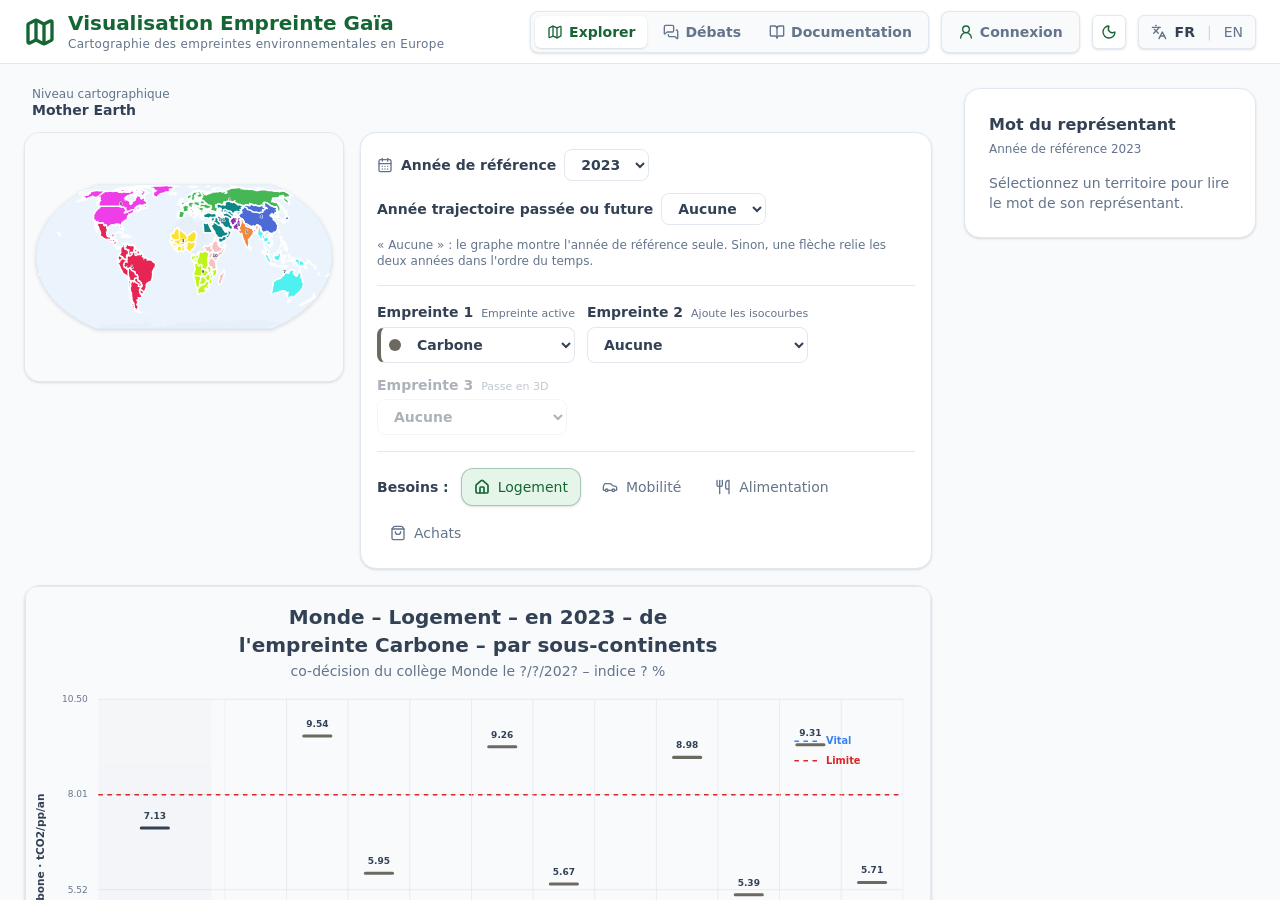
<file: index.html>
<!doctype html>
<html lang="en">
  <head>
    <meta charset="UTF-8" />
    <link rel="icon" type="image/svg+xml" href="/favicon.svg" />
    <meta name="viewport" content="width=device-width, initial-scale=1.0" />
    <title>gaia-siteweb</title>
    <script type="module" crossorigin src="/assets/index-DiakHc3C.js"></script>
    <link rel="stylesheet" crossorigin href="/assets/index-C1yh2l27.css">
  </head>
  <body>
    <div id="root"></div>
  </body>
</html>
</file>
<file: assets/index-C1yh2l27.css>
@import "https://fonts.googleapis.com/css2?family=Inter:wght@400;500;600;700&display=swap";@layer components;@layer properties{@supports (((-webkit-hyphens:none)) and (not (margin-trim:inline))) or ((-moz-orient:inline) and (not (color:rgb(from red r g b)))){*,:before,:after,::backdrop{--tw-translate-x:0;--tw-translate-y:0;--tw-translate-z:0;--tw-rotate-x:initial;--tw-rotate-y:initial;--tw-rotate-z:initial;--tw-skew-x:initial;--tw-skew-y:initial;--tw-space-y-reverse:0;--tw-divide-y-reverse:0;--tw-border-style:solid;--tw-leading:initial;--tw-font-weight:initial;--tw-tracking:initial;--tw-ordinal:initial;--tw-slashed-zero:initial;--tw-numeric-figure:initial;--tw-numeric-spacing:initial;--tw-numeric-fraction:initial;--tw-shadow:0 0 #0000;--tw-shadow-color:initial;--tw-shadow-alpha:100%;--tw-inset-shadow:0 0 #0000;--tw-inset-shadow-color:initial;--tw-inset-shadow-alpha:100%;--tw-ring-color:initial;--tw-ring-shadow:0 0 #0000;--tw-inset-ring-color:initial;--tw-inset-ring-shadow:0 0 #0000;--tw-ring-inset:initial;--tw-ring-offset-width:0px;--tw-ring-offset-color:#fff;--tw-ring-offset-shadow:0 0 #0000;--tw-outline-style:solid;--tw-blur:initial;--tw-brightness:initial;--tw-contrast:initial;--tw-grayscale:initial;--tw-hue-rotate:initial;--tw-invert:initial;--tw-opacity:initial;--tw-saturate:initial;--tw-sepia:initial;--tw-drop-shadow:initial;--tw-drop-shadow-color:initial;--tw-drop-shadow-alpha:100%;--tw-drop-shadow-size:initial;--tw-backdrop-blur:initial;--tw-backdrop-brightness:initial;--tw-backdrop-contrast:initial;--tw-backdrop-grayscale:initial;--tw-backdrop-hue-rotate:initial;--tw-backdrop-invert:initial;--tw-backdrop-opacity:initial;--tw-backdrop-saturate:initial;--tw-backdrop-sepia:initial;--tw-duration:initial;--tw-ease:initial}}}@layer theme{:root,:host{--font-sans:ui-sans-serif, system-ui, sans-serif, "Apple Color Emoji", "Segoe UI Emoji", "Segoe UI Symbol", "Noto Color Emoji";--font-mono:ui-monospace, SFMono-Regular, Menlo, Monaco, Consolas, "Liberation Mono", "Courier New", monospace;--color-red-50:oklch(97.1% .013 17.38);--color-red-100:oklch(93.6% .032 17.717);--color-red-200:oklch(88.5% .062 18.334);--color-red-300:oklch(80.8% .114 19.571);--color-red-400:oklch(70.4% .191 22.216);--color-red-500:oklch(63.7% .237 25.331);--color-red-600:oklch(57.7% .245 27.325);--color-red-700:oklch(50.5% .213 27.518);--color-red-800:oklch(44.4% .177 26.899);--color-red-900:oklch(39.6% .141 25.723);--color-red-950:oklch(25.8% .092 26.042);--color-orange-50:oklch(98% .016 73.684);--color-orange-100:oklch(95.4% .038 75.164);--color-orange-300:oklch(83.7% .128 66.29);--color-orange-500:oklch(70.5% .213 47.604);--color-orange-600:oklch(64.6% .222 41.116);--color-orange-700:oklch(55.3% .195 38.402);--color-orange-950:oklch(26.6% .079 36.259);--color-amber-50:oklch(98.7% .022 95.277);--color-amber-100:oklch(96.2% .059 95.617);--color-amber-200:oklch(92.4% .12 95.746);--color-amber-300:oklch(87.9% .169 91.605);--color-amber-400:oklch(82.8% .189 84.429);--color-amber-500:oklch(76.9% .188 70.08);--color-amber-600:oklch(66.6% .179 58.318);--color-amber-700:oklch(55.5% .163 48.998);--color-amber-800:oklch(47.3% .137 46.201);--color-amber-900:oklch(41.4% .112 45.904);--color-amber-950:oklch(27.9% .077 45.635);--color-emerald-50:oklch(97.9% .021 166.113);--color-emerald-100:oklch(95% .052 163.051);--color-emerald-200:oklch(90.5% .093 164.15);--color-emerald-300:oklch(84.5% .143 164.978);--color-emerald-400:oklch(76.5% .177 163.223);--color-emerald-500:oklch(69.6% .17 162.48);--color-emerald-800:oklch(43.2% .095 166.913);--color-emerald-900:oklch(37.8% .077 168.94);--color-emerald-950:oklch(26.2% .051 172.552);--color-teal-50:oklch(98.4% .014 180.72);--color-teal-200:oklch(91% .096 180.426);--color-teal-300:oklch(85.5% .138 181.071);--color-teal-800:oklch(43.7% .078 188.216);--color-teal-900:oklch(38.6% .063 188.416);--color-teal-950:oklch(27.7% .046 192.524);--color-blue-50:oklch(97% .014 254.604);--color-blue-100:oklch(93.2% .032 255.585);--color-blue-200:oklch(88.2% .059 254.128);--color-blue-300:oklch(80.9% .105 251.813);--color-blue-400:oklch(70.7% .165 254.624);--color-blue-600:oklch(54.6% .245 262.881);--color-blue-700:oklch(48.8% .243 264.376);--color-blue-800:oklch(42.4% .199 265.638);--color-blue-900:oklch(37.9% .146 265.522);--color-blue-950:oklch(28.2% .091 267.935);--color-violet-400:oklch(70.2% .183 293.541);--color-purple-100:oklch(94.6% .033 307.174);--color-purple-300:oklch(82.7% .119 306.383);--color-purple-700:oklch(49.6% .265 301.924);--color-purple-950:oklch(29.1% .149 302.717);--color-slate-100:oklch(96.8% .007 247.896);--color-slate-200:oklch(92.9% .013 255.508);--color-slate-900:oklch(20.8% .042 265.755);--color-gray-50:oklch(98.5% .002 247.839);--color-gray-300:oklch(87.2% .01 258.338);--color-gray-400:oklch(70.7% .022 261.325);--color-white:#fff;--spacing:.25rem;--container-xs:20rem;--container-md:28rem;--container-lg:32rem;--container-xl:36rem;--container-2xl:42rem;--container-3xl:48rem;--container-5xl:64rem;--container-6xl:72rem;--text-xs:.75rem;--text-xs--line-height:calc(1 / .75);--text-sm:.875rem;--text-sm--line-height:calc(1.25 / .875);--text-base:1rem;--text-base--line-height:calc(1.5 / 1);--text-lg:1.125rem;--text-lg--line-height:calc(1.75 / 1.125);--text-xl:1.25rem;--text-xl--line-height:calc(1.75 / 1.25);--text-2xl:1.5rem;--text-2xl--line-height:calc(2 / 1.5);--font-weight-medium:500;--font-weight-semibold:600;--font-weight-bold:700;--tracking-wide:.025em;--tracking-wider:.05em;--leading-tight:1.25;--leading-relaxed:1.625;--radius-md:.375rem;--radius-lg:.5rem;--radius-xl:.75rem;--radius-2xl:1rem;--drop-shadow-sm:0 1px 2px #00000026;--ease-out:cubic-bezier(0, 0, .2, 1);--animate-spin:spin 1s linear infinite;--blur-sm:8px;--default-transition-duration:.15s;--default-transition-timing-function:cubic-bezier(.4, 0, .2, 1);--default-font-family:var(--font-sans);--default-mono-font-family:var(--font-mono);--color-brand-light:var(--color-brand-light);--color-brand:var(--color-brand);--color-brand-dark:var(--color-brand-dark);--color-surface:var(--color-surface);--color-background:var(--color-background);--color-purple:var(--color-purple);--color-purple-light:var(--color-purple-light);--color-text:var(--color-text);--color-text-light:var(--color-text-light);--color-border:var(--color-border)}}@layer base{*,:after,:before,::backdrop{box-sizing:border-box;border:0 solid;margin:0;padding:0}::file-selector-button{box-sizing:border-box;border:0 solid;margin:0;padding:0}html,:host{-webkit-text-size-adjust:100%;tab-size:4;line-height:1.5;font-family:var(--default-font-family,ui-sans-serif, system-ui, sans-serif, "Apple Color Emoji", "Segoe UI Emoji", "Segoe UI Symbol", "Noto Color Emoji");font-feature-settings:var(--default-font-feature-settings,normal);font-variation-settings:var(--default-font-variation-settings,normal);-webkit-tap-highlight-color:transparent}hr{height:0;color:inherit;border-top-width:1px}abbr:where([title]){-webkit-text-decoration:underline dotted;text-decoration:underline dotted}h1,h2,h3,h4,h5,h6{font-size:inherit;font-weight:inherit}a{color:inherit;-webkit-text-decoration:inherit;-webkit-text-decoration:inherit;-webkit-text-decoration:inherit;-webkit-text-decoration:inherit;text-decoration:inherit}b,strong{font-weight:bolder}code,kbd,samp,pre{font-family:var(--default-mono-font-family,ui-monospace, SFMono-Regular, Menlo, Monaco, Consolas, "Liberation Mono", "Courier New", monospace);font-feature-settings:var(--default-mono-font-feature-settings,normal);font-variation-settings:var(--default-mono-font-variation-settings,normal);font-size:1em}small{font-size:80%}sub,sup{vertical-align:baseline;font-size:75%;line-height:0;position:relative}sub{bottom:-.25em}sup{top:-.5em}table{text-indent:0;border-color:inherit;border-collapse:collapse}:-moz-focusring{outline:auto}progress{vertical-align:baseline}summary{display:list-item}ol,ul,menu{list-style:none}img,svg,video,canvas,audio,iframe,embed,object{vertical-align:middle;display:block}img,video{max-width:100%;height:auto}button,input,select,optgroup,textarea{font:inherit;font-feature-settings:inherit;font-variation-settings:inherit;letter-spacing:inherit;color:inherit;opacity:1;background-color:#0000;border-radius:0}::file-selector-button{font:inherit;font-feature-settings:inherit;font-variation-settings:inherit;letter-spacing:inherit;color:inherit;opacity:1;background-color:#0000;border-radius:0}:where(select:is([multiple],[size])) optgroup{font-weight:bolder}:where(select:is([multiple],[size])) optgroup option{padding-inline-start:20px}::file-selector-button{margin-inline-end:4px}::placeholder{opacity:1}@supports (not ((-webkit-appearance:-apple-pay-button))) or (contain-intrinsic-size:1px){::placeholder{color:currentColor}@supports (color:color-mix(in lab, red, red)){::placeholder{color:color-mix(in oklab, currentcolor 50%, transparent)}}}textarea{resize:vertical}::-webkit-search-decoration{-webkit-appearance:none}::-webkit-date-and-time-value{min-height:1lh;text-align:inherit}::-webkit-datetime-edit{display:inline-flex}::-webkit-datetime-edit-fields-wrapper{padding:0}::-webkit-datetime-edit{padding-block:0}::-webkit-datetime-edit-year-field{padding-block:0}::-webkit-datetime-edit-month-field{padding-block:0}::-webkit-datetime-edit-day-field{padding-block:0}::-webkit-datetime-edit-hour-field{padding-block:0}::-webkit-datetime-edit-minute-field{padding-block:0}::-webkit-datetime-edit-second-field{padding-block:0}::-webkit-datetime-edit-millisecond-field{padding-block:0}::-webkit-datetime-edit-meridiem-field{padding-block:0}::-webkit-calendar-picker-indicator{line-height:1}:-moz-ui-invalid{box-shadow:none}button,input:where([type=button],[type=reset],[type=submit]){appearance:button}::file-selector-button{appearance:button}::-webkit-inner-spin-button{height:auto}::-webkit-outer-spin-button{height:auto}[hidden]:where(:not([hidden=until-found])){display:none!important}}@layer utilities{.pointer-events-none{pointer-events:none}.collapse{visibility:collapse}.invisible{visibility:hidden}.visible{visibility:visible}.absolute{position:absolute}.fixed{position:fixed}.relative{position:relative}.static{position:static}.sticky{position:sticky}.start{inset-inline-start:var(--spacing)}.end{inset-inline-end:var(--spacing)}.top-0{top:calc(var(--spacing) * 0)}.top-1\/2{top:50%}.right-0{right:calc(var(--spacing) * 0)}.right-2\.5{right:calc(var(--spacing) * 2.5)}.right-3{right:calc(var(--spacing) * 3)}.right-4{right:calc(var(--spacing) * 4)}.right-10{right:calc(var(--spacing) * 10)}.bottom-4{bottom:calc(var(--spacing) * 4)}.left-0{left:calc(var(--spacing) * 0)}.left-2\.5{left:calc(var(--spacing) * 2.5)}.left-3{left:calc(var(--spacing) * 3)}.left-4{left:calc(var(--spacing) * 4)}.isolate{isolation:isolate}.z-10{z-index:10}.z-50{z-index:50}.container{width:100%}@media (width>=40rem){.container{max-width:40rem}}@media (width>=48rem){.container{max-width:48rem}}@media (width>=64rem){.container{max-width:64rem}}@media (width>=80rem){.container{max-width:80rem}}@media (width>=96rem){.container{max-width:96rem}}.mx-0\.5{margin-inline:calc(var(--spacing) * .5)}.mx-1{margin-inline:calc(var(--spacing) * 1)}.mx-auto{margin-inline:auto}.mt-0\.5{margin-top:calc(var(--spacing) * .5)}.mt-1{margin-top:calc(var(--spacing) * 1)}.mt-1\.5{margin-top:calc(var(--spacing) * 1.5)}.mt-2{margin-top:calc(var(--spacing) * 2)}.mt-3{margin-top:calc(var(--spacing) * 3)}.mt-4{margin-top:calc(var(--spacing) * 4)}.mt-5{margin-top:calc(var(--spacing) * 5)}.mt-6{margin-top:calc(var(--spacing) * 6)}.mt-8{margin-top:calc(var(--spacing) * 8)}.mr-1{margin-right:calc(var(--spacing) * 1)}.mr-2{margin-right:calc(var(--spacing) * 2)}.mb-0\.5{margin-bottom:calc(var(--spacing) * .5)}.mb-1{margin-bottom:calc(var(--spacing) * 1)}.mb-1\.5{margin-bottom:calc(var(--spacing) * 1.5)}.mb-2{margin-bottom:calc(var(--spacing) * 2)}.mb-3{margin-bottom:calc(var(--spacing) * 3)}.mb-4{margin-bottom:calc(var(--spacing) * 4)}.mb-6{margin-bottom:calc(var(--spacing) * 6)}.ml-0\.5{margin-left:calc(var(--spacing) * .5)}.ml-1{margin-left:calc(var(--spacing) * 1)}.ml-3{margin-left:calc(var(--spacing) * 3)}.ml-4{margin-left:calc(var(--spacing) * 4)}.ml-auto{margin-left:auto}.line-clamp-2{-webkit-line-clamp:2;-webkit-box-orient:vertical;display:-webkit-box;overflow:hidden}.line-clamp-3{-webkit-line-clamp:3;-webkit-box-orient:vertical;display:-webkit-box;overflow:hidden}.block{display:block}.contents{display:contents}.flex{display:flex}.grid{display:grid}.hidden{display:none}.inline{display:inline}.inline-block{display:inline-block}.inline-flex{display:inline-flex}.table{display:table}.table-cell{display:table-cell}.h-3{height:calc(var(--spacing) * 3)}.h-3\.5{height:calc(var(--spacing) * 3.5)}.h-4{height:calc(var(--spacing) * 4)}.h-4\.5{height:calc(var(--spacing) * 4.5)}.h-5{height:calc(var(--spacing) * 5)}.h-6{height:calc(var(--spacing) * 6)}.h-8{height:calc(var(--spacing) * 8)}.h-16{height:calc(var(--spacing) * 16)}.h-\[95\%\]{height:95%}.h-\[250px\]{height:250px}.h-\[calc\(100vh-4rem\)\]{height:calc(100vh - 4rem)}.h-full{height:100%}.h-screen{height:100vh}.max-h-44{max-height:calc(var(--spacing) * 44)}.max-h-48{max-height:calc(var(--spacing) * 48)}.max-h-60{max-height:calc(var(--spacing) * 60)}.max-h-64{max-height:calc(var(--spacing) * 64)}.max-h-\[\.\.vh\]{max-height:..vh}.max-h-\[520px\]{max-height:520px}.min-h-0{min-height:calc(var(--spacing) * 0)}.min-h-\[400px\]{min-height:400px}.min-h-\[calc\(100vh-7rem\)\]{min-height:calc(100vh - 7rem)}.min-h-full{min-height:100%}.w-3{width:calc(var(--spacing) * 3)}.w-3\.5{width:calc(var(--spacing) * 3.5)}.w-4{width:calc(var(--spacing) * 4)}.w-4\.5{width:calc(var(--spacing) * 4.5)}.w-5{width:calc(var(--spacing) * 5)}.w-6{width:calc(var(--spacing) * 6)}.w-7{width:calc(var(--spacing) * 7)}.w-8{width:calc(var(--spacing) * 8)}.w-64{width:calc(var(--spacing) * 64)}.w-\[300px\]{width:300px}.w-\[320px\]{width:320px}.w-full{width:100%}.max-w-2xl{max-width:var(--container-2xl)}.max-w-3xl{max-width:var(--container-3xl)}.max-w-5xl{max-width:var(--container-5xl)}.max-w-6xl{max-width:var(--container-6xl)}.max-w-\[220px\]{max-width:220px}.max-w-\[520px\]{max-width:520px}.max-w-lg{max-width:var(--container-lg)}.max-w-md{max-width:var(--container-md)}.max-w-xl{max-width:var(--container-xl)}.max-w-xs{max-width:var(--container-xs)}.min-w-0{min-width:calc(var(--spacing) * 0)}.min-w-\[190px\]{min-width:190px}.min-w-\[820px\]{min-width:820px}.min-w-full{min-width:100%}.flex-1{flex:1}.flex-shrink-0{flex-shrink:0}.shrink{flex-shrink:1}.shrink-0{flex-shrink:0}.grow{flex-grow:1}.border-collapse{border-collapse:collapse}.-translate-y-1\/2{--tw-translate-y:calc(calc(1 / 2 * 100%) * -1);translate:var(--tw-translate-x) var(--tw-translate-y)}.transform{transform:var(--tw-rotate-x,) var(--tw-rotate-y,) var(--tw-rotate-z,) var(--tw-skew-x,) var(--tw-skew-y,)}.animate-spin{animation:var(--animate-spin)}.cursor-crosshair{cursor:crosshair}.cursor-default{cursor:default}.cursor-grab{cursor:grab}.cursor-pointer{cursor:pointer}.resize{resize:both}.list-decimal{list-style-type:decimal}.list-disc{list-style-type:disc}.grid-cols-2{grid-template-columns:repeat(2,minmax(0,1fr))}.flex-col{flex-direction:column}.flex-wrap{flex-wrap:wrap}.items-baseline{align-items:baseline}.items-center{align-items:center}.items-end{align-items:flex-end}.items-start{align-items:flex-start}.items-stretch{align-items:stretch}.justify-between{justify-content:space-between}.justify-center{justify-content:center}.gap-1{gap:calc(var(--spacing) * 1)}.gap-1\.5{gap:calc(var(--spacing) * 1.5)}.gap-2{gap:calc(var(--spacing) * 2)}.gap-3{gap:calc(var(--spacing) * 3)}.gap-4{gap:calc(var(--spacing) * 4)}.gap-5{gap:calc(var(--spacing) * 5)}.gap-6{gap:calc(var(--spacing) * 6)}:where(.space-y-0\.5>:not(:last-child)){--tw-space-y-reverse:0;margin-block-start:calc(calc(var(--spacing) * .5) * var(--tw-space-y-reverse));margin-block-end:calc(calc(var(--spacing) * .5) * calc(1 - var(--tw-space-y-reverse)))}:where(.space-y-1>:not(:last-child)){--tw-space-y-reverse:0;margin-block-start:calc(calc(var(--spacing) * 1) * var(--tw-space-y-reverse));margin-block-end:calc(calc(var(--spacing) * 1) * calc(1 - var(--tw-space-y-reverse)))}:where(.space-y-1\.5>:not(:last-child)){--tw-space-y-reverse:0;margin-block-start:calc(calc(var(--spacing) * 1.5) * var(--tw-space-y-reverse));margin-block-end:calc(calc(var(--spacing) * 1.5) * calc(1 - var(--tw-space-y-reverse)))}:where(.space-y-2>:not(:last-child)){--tw-space-y-reverse:0;margin-block-start:calc(calc(var(--spacing) * 2) * var(--tw-space-y-reverse));margin-block-end:calc(calc(var(--spacing) * 2) * calc(1 - var(--tw-space-y-reverse)))}:where(.space-y-3>:not(:last-child)){--tw-space-y-reverse:0;margin-block-start:calc(calc(var(--spacing) * 3) * var(--tw-space-y-reverse));margin-block-end:calc(calc(var(--spacing) * 3) * calc(1 - var(--tw-space-y-reverse)))}:where(.space-y-4>:not(:last-child)){--tw-space-y-reverse:0;margin-block-start:calc(calc(var(--spacing) * 4) * var(--tw-space-y-reverse));margin-block-end:calc(calc(var(--spacing) * 4) * calc(1 - var(--tw-space-y-reverse)))}:where(.space-y-5>:not(:last-child)){--tw-space-y-reverse:0;margin-block-start:calc(calc(var(--spacing) * 5) * var(--tw-space-y-reverse));margin-block-end:calc(calc(var(--spacing) * 5) * calc(1 - var(--tw-space-y-reverse)))}:where(.space-y-6>:not(:last-child)){--tw-space-y-reverse:0;margin-block-start:calc(calc(var(--spacing) * 6) * var(--tw-space-y-reverse));margin-block-end:calc(calc(var(--spacing) * 6) * calc(1 - var(--tw-space-y-reverse)))}.gap-x-6{column-gap:calc(var(--spacing) * 6)}.gap-y-3{row-gap:calc(var(--spacing) * 3)}:where(.divide-y>:not(:last-child)){--tw-divide-y-reverse:0;border-bottom-style:var(--tw-border-style);border-top-style:var(--tw-border-style);border-top-width:calc(1px * var(--tw-divide-y-reverse));border-bottom-width:calc(1px * calc(1 - var(--tw-divide-y-reverse)))}:where(.divide-border>:not(:last-child)){border-color:var(--color-border)}.self-start{align-self:flex-start}.truncate{text-overflow:ellipsis;white-space:nowrap;overflow:hidden}.overflow-auto{overflow:auto}.overflow-hidden{overflow:hidden}.overflow-x-auto{overflow-x:auto}.overflow-y-auto{overflow-y:auto}.rounded{border-radius:.25rem}.rounded-2xl{border-radius:var(--radius-2xl)}.rounded-full{border-radius:3.40282e38px}.rounded-lg{border-radius:var(--radius-lg)}.rounded-md{border-radius:var(--radius-md)}.rounded-xl{border-radius:var(--radius-xl)}.border{border-style:var(--tw-border-style);border-width:1px}.border-t{border-top-style:var(--tw-border-style);border-top-width:1px}.border-b{border-bottom-style:var(--tw-border-style);border-bottom-width:1px}.border-b-2{border-bottom-style:var(--tw-border-style);border-bottom-width:2px}.border-l-4{border-left-style:var(--tw-border-style);border-left-width:4px}.border-amber-200{border-color:var(--color-amber-200)}.border-amber-300{border-color:var(--color-amber-300)}.border-amber-300\/60{border-color:#ffd23699}@supports (color:color-mix(in lab, red, red)){.border-amber-300\/60{border-color:color-mix(in oklab, var(--color-amber-300) 60%, transparent)}}.border-amber-500\/20{border-color:#f99c0033}@supports (color:color-mix(in lab, red, red)){.border-amber-500\/20{border-color:color-mix(in oklab, var(--color-amber-500) 20%, transparent)}}.border-amber-500\/30{border-color:#f99c004d}@supports (color:color-mix(in lab, red, red)){.border-amber-500\/30{border-color:color-mix(in oklab, var(--color-amber-500) 30%, transparent)}}.border-blue-100{border-color:var(--color-blue-100)}.border-blue-200{border-color:var(--color-blue-200)}.border-border,.border-border\/50{border-color:var(--color-border)}@supports (color:color-mix(in lab, red, red)){.border-border\/50{border-color:color-mix(in oklab, var(--color-border) 50%, transparent)}}.border-border\/60{border-color:var(--color-border)}@supports (color:color-mix(in lab, red, red)){.border-border\/60{border-color:color-mix(in oklab, var(--color-border) 60%, transparent)}}.border-brand,.border-brand\/20{border-color:var(--color-brand)}@supports (color:color-mix(in lab, red, red)){.border-brand\/20{border-color:color-mix(in oklab, var(--color-brand) 20%, transparent)}}.border-brand\/30{border-color:var(--color-brand)}@supports (color:color-mix(in lab, red, red)){.border-brand\/30{border-color:color-mix(in oklab, var(--color-brand) 30%, transparent)}}.border-brand\/40{border-color:var(--color-brand)}@supports (color:color-mix(in lab, red, red)){.border-brand\/40{border-color:color-mix(in oklab, var(--color-brand) 40%, transparent)}}.border-emerald-200{border-color:var(--color-emerald-200)}.border-orange-300{border-color:var(--color-orange-300)}.border-red-200{border-color:var(--color-red-200)}.border-red-200\/40{border-color:#ffcaca66}@supports (color:color-mix(in lab, red, red)){.border-red-200\/40{border-color:color-mix(in oklab, var(--color-red-200) 40%, transparent)}}.border-red-500\/30{border-color:#fb2c364d}@supports (color:color-mix(in lab, red, red)){.border-red-500\/30{border-color:color-mix(in oklab, var(--color-red-500) 30%, transparent)}}.border-slate-100{border-color:var(--color-slate-100)}.border-slate-200{border-color:var(--color-slate-200)}.border-teal-200{border-color:var(--color-teal-200)}.border-transparent{border-color:#0000}.bg-\[\#f8fafc\]{background-color:#f8fafc}.bg-amber-50{background-color:var(--color-amber-50)}.bg-amber-100{background-color:var(--color-amber-100)}.bg-background,.bg-background\/50{background-color:var(--color-background)}@supports (color:color-mix(in lab, red, red)){.bg-background\/50{background-color:color-mix(in oklab, var(--color-background) 50%, transparent)}}.bg-blue-50{background-color:var(--color-blue-50)}.bg-blue-100{background-color:var(--color-blue-100)}.bg-brand{background-color:var(--color-brand)}.bg-brand-light,.bg-brand-light\/10{background-color:var(--color-brand-light)}@supports (color:color-mix(in lab, red, red)){.bg-brand-light\/10{background-color:color-mix(in oklab, var(--color-brand-light) 10%, transparent)}}.bg-brand-light\/30{background-color:var(--color-brand-light)}@supports (color:color-mix(in lab, red, red)){.bg-brand-light\/30{background-color:color-mix(in oklab, var(--color-brand-light) 30%, transparent)}}.bg-brand-light\/40{background-color:var(--color-brand-light)}@supports (color:color-mix(in lab, red, red)){.bg-brand-light\/40{background-color:color-mix(in oklab, var(--color-brand-light) 40%, transparent)}}.bg-emerald-50\/20{background-color:#ecfdf533}@supports (color:color-mix(in lab, red, red)){.bg-emerald-50\/20{background-color:color-mix(in oklab, var(--color-emerald-50) 20%, transparent)}}.bg-emerald-100{background-color:var(--color-emerald-100)}.bg-gray-50{background-color:var(--color-gray-50)}.bg-orange-50{background-color:var(--color-orange-50)}.bg-orange-100{background-color:var(--color-orange-100)}.bg-purple-100{background-color:var(--color-purple-100)}.bg-red-50{background-color:var(--color-red-50)}.bg-red-50\/20{background-color:#fef2f233}@supports (color:color-mix(in lab, red, red)){.bg-red-50\/20{background-color:color-mix(in oklab, var(--color-red-50) 20%, transparent)}}.bg-red-100{background-color:var(--color-red-100)}.bg-red-100\/50{background-color:#ffe2e280}@supports (color:color-mix(in lab, red, red)){.bg-red-100\/50{background-color:color-mix(in oklab, var(--color-red-100) 50%, transparent)}}.bg-slate-900{background-color:var(--color-slate-900)}.bg-surface,.bg-surface\/60{background-color:var(--color-surface)}@supports (color:color-mix(in lab, red, red)){.bg-surface\/60{background-color:color-mix(in oklab, var(--color-surface) 60%, transparent)}}.bg-surface\/95{background-color:var(--color-surface)}@supports (color:color-mix(in lab, red, red)){.bg-surface\/95{background-color:color-mix(in oklab, var(--color-surface) 95%, transparent)}}.bg-teal-50{background-color:var(--color-teal-50)}.bg-transparent{background-color:#0000}.bg-white{background-color:var(--color-white)}.p-0\.5{padding:calc(var(--spacing) * .5)}.p-1{padding:calc(var(--spacing) * 1)}.p-2{padding:calc(var(--spacing) * 2)}.p-3{padding:calc(var(--spacing) * 3)}.p-4{padding:calc(var(--spacing) * 4)}.p-5{padding:calc(var(--spacing) * 5)}.p-6{padding:calc(var(--spacing) * 6)}.p-8{padding:calc(var(--spacing) * 8)}.px-1{padding-inline:calc(var(--spacing) * 1)}.px-1\.5{padding-inline:calc(var(--spacing) * 1.5)}.px-2{padding-inline:calc(var(--spacing) * 2)}.px-2\.5{padding-inline:calc(var(--spacing) * 2.5)}.px-3{padding-inline:calc(var(--spacing) * 3)}.px-4{padding-inline:calc(var(--spacing) * 4)}.px-5{padding-inline:calc(var(--spacing) * 5)}.px-6{padding-inline:calc(var(--spacing) * 6)}.py-0\.5{padding-block:calc(var(--spacing) * .5)}.py-1{padding-block:calc(var(--spacing) * 1)}.py-1\.5{padding-block:calc(var(--spacing) * 1.5)}.py-2{padding-block:calc(var(--spacing) * 2)}.py-2\.5{padding-block:calc(var(--spacing) * 2.5)}.py-3{padding-block:calc(var(--spacing) * 3)}.py-3\.5{padding-block:calc(var(--spacing) * 3.5)}.py-4{padding-block:calc(var(--spacing) * 4)}.py-5{padding-block:calc(var(--spacing) * 5)}.py-6{padding-block:calc(var(--spacing) * 6)}.pt-2{padding-top:calc(var(--spacing) * 2)}.pt-3{padding-top:calc(var(--spacing) * 3)}.pt-4{padding-top:calc(var(--spacing) * 4)}.pt-5{padding-top:calc(var(--spacing) * 5)}.pt-6{padding-top:calc(var(--spacing) * 6)}.pr-1{padding-right:calc(var(--spacing) * 1)}.pr-3{padding-right:calc(var(--spacing) * 3)}.pr-8{padding-right:calc(var(--spacing) * 8)}.pr-10{padding-right:calc(var(--spacing) * 10)}.pb-1{padding-bottom:calc(var(--spacing) * 1)}.pb-6{padding-bottom:calc(var(--spacing) * 6)}.pl-2{padding-left:calc(var(--spacing) * 2)}.pl-3{padding-left:calc(var(--spacing) * 3)}.pl-4{padding-left:calc(var(--spacing) * 4)}.pl-5{padding-left:calc(var(--spacing) * 5)}.pl-8{padding-left:calc(var(--spacing) * 8)}.text-center{text-align:center}.text-left{text-align:left}.text-right{text-align:right}.font-mono{font-family:var(--font-mono)}.font-sans{font-family:var(--font-sans)}.text-2xl{font-size:var(--text-2xl);line-height:var(--tw-leading,var(--text-2xl--line-height))}.text-base{font-size:var(--text-base);line-height:var(--tw-leading,var(--text-base--line-height))}.text-lg{font-size:var(--text-lg);line-height:var(--tw-leading,var(--text-lg--line-height))}.text-sm{font-size:var(--text-sm);line-height:var(--tw-leading,var(--text-sm--line-height))}.text-xl{font-size:var(--text-xl);line-height:var(--tw-leading,var(--text-xl--line-height))}.text-xs{font-size:var(--text-xs);line-height:var(--tw-leading,var(--text-xs--line-height))}.text-\[10px\]{font-size:10px}.text-\[11px\]{font-size:11px}.text-\[13px\]{font-size:13px}.leading-none{--tw-leading:1;line-height:1}.leading-relaxed{--tw-leading:var(--leading-relaxed);line-height:var(--leading-relaxed)}.leading-tight{--tw-leading:var(--leading-tight);line-height:var(--leading-tight)}.font-bold{--tw-font-weight:var(--font-weight-bold);font-weight:var(--font-weight-bold)}.font-medium{--tw-font-weight:var(--font-weight-medium);font-weight:var(--font-weight-medium)}.font-semibold{--tw-font-weight:var(--font-weight-semibold);font-weight:var(--font-weight-semibold)}.tracking-wide{--tw-tracking:var(--tracking-wide);letter-spacing:var(--tracking-wide)}.tracking-wider{--tw-tracking:var(--tracking-wider);letter-spacing:var(--tracking-wider)}.text-balance{text-wrap:balance}.whitespace-nowrap{white-space:nowrap}.whitespace-pre-wrap{white-space:pre-wrap}.text-\[\#8b5cf6\]{color:#8b5cf6}.text-\[\#64748b\]{color:#64748b}.text-\[\#ea580c\]{color:#ea580c}.text-amber-500{color:var(--color-amber-500)}.text-amber-600{color:var(--color-amber-600)}.text-amber-700{color:var(--color-amber-700)}.text-amber-700\/80{color:#b75000cc}@supports (color:color-mix(in lab, red, red)){.text-amber-700\/80{color:color-mix(in oklab, var(--color-amber-700) 80%, transparent)}}.text-amber-800{color:var(--color-amber-800)}.text-amber-900{color:var(--color-amber-900)}.text-amber-950{color:var(--color-amber-950)}.text-blue-400{color:var(--color-blue-400)}.text-blue-600{color:var(--color-blue-600)}.text-blue-700{color:var(--color-blue-700)}.text-blue-800{color:var(--color-blue-800)}.text-brand{color:var(--color-brand)}.text-brand-dark{color:var(--color-brand-dark)}.text-emerald-400{color:var(--color-emerald-400)}.text-emerald-500{color:var(--color-emerald-500)}.text-emerald-800{color:var(--color-emerald-800)}.text-gray-300{color:var(--color-gray-300)}.text-orange-600{color:var(--color-orange-600)}.text-orange-700{color:var(--color-orange-700)}.text-purple-700{color:var(--color-purple-700)}.text-red-500{color:var(--color-red-500)}.text-red-600{color:var(--color-red-600)}.text-red-700{color:var(--color-red-700)}.text-red-800{color:var(--color-red-800)}.text-red-900{color:var(--color-red-900)}.text-teal-800{color:var(--color-teal-800)}.text-text{color:var(--color-text)}.text-text-light,.text-text-light\/50{color:var(--color-text-light)}@supports (color:color-mix(in lab, red, red)){.text-text-light\/50{color:color-mix(in oklab, var(--color-text-light) 50%, transparent)}}.text-text-light\/70{color:var(--color-text-light)}@supports (color:color-mix(in lab, red, red)){.text-text-light\/70{color:color-mix(in oklab, var(--color-text-light) 70%, transparent)}}.text-violet-400{color:var(--color-violet-400)}.text-white{color:var(--color-white)}.capitalize{text-transform:capitalize}.lowercase{text-transform:lowercase}.uppercase{text-transform:uppercase}.italic{font-style:italic}.tabular-nums{--tw-numeric-spacing:tabular-nums;font-variant-numeric:var(--tw-ordinal,) var(--tw-slashed-zero,) var(--tw-numeric-figure,) var(--tw-numeric-spacing,) var(--tw-numeric-fraction,)}.line-through{text-decoration-line:line-through}.underline{text-decoration-line:underline}.decoration-brand\/40{-webkit-text-decoration-color:var(--color-brand);-webkit-text-decoration-color:var(--color-brand);-webkit-text-decoration-color:var(--color-brand);text-decoration-color:var(--color-brand)}@supports (color:color-mix(in lab, red, red)){.decoration-brand\/40{-webkit-text-decoration-color:color-mix(in oklab, var(--color-brand) 40%, transparent);-webkit-text-decoration-color:color-mix(in oklab, var(--color-brand) 40%, transparent);-webkit-text-decoration-color:color-mix(in oklab, var(--color-brand) 40%, transparent);text-decoration-color:color-mix(in oklab, var(--color-brand) 40%, transparent)}}.underline-offset-2{text-underline-offset:2px}.accent-brand{accent-color:var(--color-brand)}.opacity-40{opacity:.4}.opacity-60{opacity:.6}.opacity-75{opacity:.75}.shadow{--tw-shadow:0 1px 3px 0 var(--tw-shadow-color,#0000001a), 0 1px 2px -1px var(--tw-shadow-color,#0000001a);box-shadow:var(--tw-inset-shadow), var(--tw-inset-ring-shadow), var(--tw-ring-offset-shadow), var(--tw-ring-shadow), var(--tw-shadow)}.shadow-lg{--tw-shadow:0 10px 15px -3px var(--tw-shadow-color,#0000001a), 0 4px 6px -4px var(--tw-shadow-color,#0000001a);box-shadow:var(--tw-inset-shadow), var(--tw-inset-ring-shadow), var(--tw-ring-offset-shadow), var(--tw-ring-shadow), var(--tw-shadow)}.shadow-sm{--tw-shadow:0 1px 3px 0 var(--tw-shadow-color,#0000001a), 0 1px 2px -1px var(--tw-shadow-color,#0000001a);box-shadow:var(--tw-inset-shadow), var(--tw-inset-ring-shadow), var(--tw-ring-offset-shadow), var(--tw-ring-shadow), var(--tw-shadow)}.shadow-xl{--tw-shadow:0 20px 25px -5px var(--tw-shadow-color,#0000001a), 0 8px 10px -6px var(--tw-shadow-color,#0000001a);box-shadow:var(--tw-inset-shadow), var(--tw-inset-ring-shadow), var(--tw-ring-offset-shadow), var(--tw-ring-shadow), var(--tw-shadow)}.shadow-xs{--tw-shadow:0 1px 2px 0 var(--tw-shadow-color,#0000000d);box-shadow:var(--tw-inset-shadow), var(--tw-inset-ring-shadow), var(--tw-ring-offset-shadow), var(--tw-ring-shadow), var(--tw-shadow)}.ring{--tw-ring-shadow:var(--tw-ring-inset,) 0 0 0 calc(1px + var(--tw-ring-offset-width)) var(--tw-ring-color,currentcolor);box-shadow:var(--tw-inset-shadow), var(--tw-inset-ring-shadow), var(--tw-ring-offset-shadow), var(--tw-ring-shadow), var(--tw-shadow)}.outline{outline-style:var(--tw-outline-style);outline-width:1px}.drop-shadow-sm{--tw-drop-shadow-size:drop-shadow(0 1px 2px var(--tw-drop-shadow-color,#00000026));--tw-drop-shadow:drop-shadow(var(--drop-shadow-sm));filter:var(--tw-blur,) var(--tw-brightness,) var(--tw-contrast,) var(--tw-grayscale,) var(--tw-hue-rotate,) var(--tw-invert,) var(--tw-saturate,) var(--tw-sepia,) var(--tw-drop-shadow,)}.filter{filter:var(--tw-blur,) var(--tw-brightness,) var(--tw-contrast,) var(--tw-grayscale,) var(--tw-hue-rotate,) var(--tw-invert,) var(--tw-saturate,) var(--tw-sepia,) var(--tw-drop-shadow,)}.backdrop-blur-sm{--tw-backdrop-blur:blur(var(--blur-sm));-webkit-backdrop-filter:var(--tw-backdrop-blur,) var(--tw-backdrop-brightness,) var(--tw-backdrop-contrast,) var(--tw-backdrop-grayscale,) var(--tw-backdrop-hue-rotate,) var(--tw-backdrop-invert,) var(--tw-backdrop-opacity,) var(--tw-backdrop-saturate,) var(--tw-backdrop-sepia,);backdrop-filter:var(--tw-backdrop-blur,) var(--tw-backdrop-brightness,) var(--tw-backdrop-contrast,) var(--tw-backdrop-grayscale,) var(--tw-backdrop-hue-rotate,) var(--tw-backdrop-invert,) var(--tw-backdrop-opacity,) var(--tw-backdrop-saturate,) var(--tw-backdrop-sepia,)}.backdrop-filter{-webkit-backdrop-filter:var(--tw-backdrop-blur,) var(--tw-backdrop-brightness,) var(--tw-backdrop-contrast,) var(--tw-backdrop-grayscale,) var(--tw-backdrop-hue-rotate,) var(--tw-backdrop-invert,) var(--tw-backdrop-opacity,) var(--tw-backdrop-saturate,) var(--tw-backdrop-sepia,);backdrop-filter:var(--tw-backdrop-blur,) var(--tw-backdrop-brightness,) var(--tw-backdrop-contrast,) var(--tw-backdrop-grayscale,) var(--tw-backdrop-hue-rotate,) var(--tw-backdrop-invert,) var(--tw-backdrop-opacity,) var(--tw-backdrop-saturate,) var(--tw-backdrop-sepia,)}.transition{transition-property:color,background-color,border-color,outline-color,text-decoration-color,fill,stroke,--tw-gradient-from,--tw-gradient-via,--tw-gradient-to,opacity,box-shadow,transform,translate,scale,rotate,filter,-webkit-backdrop-filter,backdrop-filter,display,content-visibility,overlay,pointer-events;transition-timing-function:var(--tw-ease,var(--default-transition-timing-function));transition-duration:var(--tw-duration,var(--default-transition-duration))}.transition-all{transition-property:all;transition-timing-function:var(--tw-ease,var(--default-transition-timing-function));transition-duration:var(--tw-duration,var(--default-transition-duration))}.transition-colors{transition-property:color,background-color,border-color,outline-color,text-decoration-color,fill,stroke,--tw-gradient-from,--tw-gradient-via,--tw-gradient-to;transition-timing-function:var(--tw-ease,var(--default-transition-timing-function));transition-duration:var(--tw-duration,var(--default-transition-duration))}.transition-opacity{transition-property:opacity;transition-timing-function:var(--tw-ease,var(--default-transition-timing-function));transition-duration:var(--tw-duration,var(--default-transition-duration))}.duration-300{--tw-duration:.3s;transition-duration:.3s}.ease-out{--tw-ease:var(--ease-out);transition-timing-function:var(--ease-out)}.outline-none{--tw-outline-style:none;outline-style:none}.select-none{-webkit-user-select:none;user-select:none}@media (hover:hover){.group-hover\:stroke-blue-400:is(:where(.group):hover *){stroke:var(--color-blue-400)}.group-hover\:brightness-110:is(:where(.group):hover *){--tw-brightness:brightness(110%);filter:var(--tw-blur,) var(--tw-brightness,) var(--tw-contrast,) var(--tw-grayscale,) var(--tw-hue-rotate,) var(--tw-invert,) var(--tw-saturate,) var(--tw-sepia,) var(--tw-drop-shadow,)}}.placeholder\:text-text-light::placeholder,.placeholder\:text-text-light\/50::placeholder{color:var(--color-text-light)}@supports (color:color-mix(in lab, red, red)){.placeholder\:text-text-light\/50::placeholder{color:color-mix(in oklab, var(--color-text-light) 50%, transparent)}}@media (hover:hover){.hover\:border-border:hover{border-color:var(--color-border)}.hover\:border-brand:hover,.hover\:border-brand\/30:hover{border-color:var(--color-brand)}@supports (color:color-mix(in lab, red, red)){.hover\:border-brand\/30:hover{border-color:color-mix(in oklab, var(--color-brand) 30%, transparent)}}.hover\:border-brand\/40:hover{border-color:var(--color-brand)}@supports (color:color-mix(in lab, red, red)){.hover\:border-brand\/40:hover{border-color:color-mix(in oklab, var(--color-brand) 40%, transparent)}}.hover\:border-red-300:hover{border-color:var(--color-red-300)}.hover\:bg-background:hover,.hover\:bg-background\/60:hover{background-color:var(--color-background)}@supports (color:color-mix(in lab, red, red)){.hover\:bg-background\/60:hover{background-color:color-mix(in oklab, var(--color-background) 60%, transparent)}}.hover\:bg-border:hover{background-color:var(--color-border)}.hover\:bg-brand-dark:hover{background-color:var(--color-brand-dark)}.hover\:bg-brand-light:hover,.hover\:bg-brand-light\/30:hover{background-color:var(--color-brand-light)}@supports (color:color-mix(in lab, red, red)){.hover\:bg-brand-light\/30:hover{background-color:color-mix(in oklab, var(--color-brand-light) 30%, transparent)}}.hover\:bg-brand\/90:hover{background-color:var(--color-brand)}@supports (color:color-mix(in lab, red, red)){.hover\:bg-brand\/90:hover{background-color:color-mix(in oklab, var(--color-brand) 90%, transparent)}}.hover\:bg-gray-50:hover{background-color:var(--color-gray-50)}.hover\:bg-red-50:hover{background-color:var(--color-red-50)}.hover\:bg-surface:hover{background-color:var(--color-surface)}.hover\:text-blue-700:hover{color:var(--color-blue-700)}.hover\:text-brand:hover{color:var(--color-brand)}.hover\:text-brand-dark:hover{color:var(--color-brand-dark)}.hover\:text-red-700:hover{color:var(--color-red-700)}.hover\:text-text:hover{color:var(--color-text)}.hover\:underline:hover{text-decoration-line:underline}}.focus\:border-brand:focus{border-color:var(--color-brand)}.focus\:ring-1:focus{--tw-ring-shadow:var(--tw-ring-inset,) 0 0 0 calc(1px + var(--tw-ring-offset-width)) var(--tw-ring-color,currentcolor);box-shadow:var(--tw-inset-shadow), var(--tw-inset-ring-shadow), var(--tw-ring-offset-shadow), var(--tw-ring-shadow), var(--tw-shadow)}.focus\:ring-2:focus{--tw-ring-shadow:var(--tw-ring-inset,) 0 0 0 calc(2px + var(--tw-ring-offset-width)) var(--tw-ring-color,currentcolor);box-shadow:var(--tw-inset-shadow), var(--tw-inset-ring-shadow), var(--tw-ring-offset-shadow), var(--tw-ring-shadow), var(--tw-shadow)}.focus\:ring-brand:focus,.focus\:ring-brand\/40:focus{--tw-ring-color:var(--color-brand)}@supports (color:color-mix(in lab, red, red)){.focus\:ring-brand\/40:focus{--tw-ring-color:color-mix(in oklab, var(--color-brand) 40%, transparent)}}.focus\:outline-none:focus{--tw-outline-style:none;outline-style:none}.disabled\:cursor-not-allowed:disabled{cursor:not-allowed}.disabled\:bg-gray-400:disabled{background-color:var(--color-gray-400)}.disabled\:opacity-50:disabled{opacity:.5}.disabled\:opacity-60:disabled{opacity:.6}@media (width>=40rem){.sm\:grid-cols-2{grid-template-columns:repeat(2,minmax(0,1fr))}.sm\:grid-cols-3{grid-template-columns:repeat(3,minmax(0,1fr))}.sm\:flex-row{flex-direction:row}.sm\:items-center{align-items:center}.sm\:items-start{align-items:flex-start}.sm\:justify-between{justify-content:space-between}}@media (width>=48rem){.md\:grid-cols-2{grid-template-columns:repeat(2,minmax(0,1fr))}.md\:grid-cols-3{grid-template-columns:repeat(3,minmax(0,1fr))}.md\:grid-cols-4{grid-template-columns:repeat(4,minmax(0,1fr))}.md\:text-sm{font-size:var(--text-sm);line-height:var(--tw-leading,var(--text-sm--line-height))}.md\:text-xl{font-size:var(--text-xl);line-height:var(--tw-leading,var(--text-xl--line-height))}}@media (width>=64rem){.lg\:col-span-2{grid-column:span 2/span 2}.lg\:block{display:block}.lg\:w-64{width:calc(var(--spacing) * 64)}.lg\:shrink-0{flex-shrink:0}.lg\:grid-cols-2{grid-template-columns:repeat(2,minmax(0,1fr))}.lg\:grid-cols-3{grid-template-columns:repeat(3,minmax(0,1fr))}.lg\:grid-cols-\[1fr_320px\]{grid-template-columns:1fr 320px}.lg\:grid-cols-\[auto_1fr\]{grid-template-columns:auto 1fr}.lg\:flex-col{flex-direction:column}.lg\:flex-row{flex-direction:row}.lg\:overflow-visible{overflow:visible}}@media (width>=80rem){.xl\:grid-cols-3{grid-template-columns:repeat(3,minmax(0,1fr))}.xl\:grid-cols-\[minmax\(0\,1fr\)_minmax\(320px\,0\.8fr\)\]{grid-template-columns:minmax(0,1fr) minmax(320px,.8fr)}}.dark\:border-amber-500\/30:where(.dark,.dark *){border-color:#f99c004d}@supports (color:color-mix(in lab, red, red)){.dark\:border-amber-500\/30:where(.dark,.dark *){border-color:color-mix(in oklab, var(--color-amber-500) 30%, transparent)}}.dark\:border-amber-800:where(.dark,.dark *){border-color:var(--color-amber-800)}.dark\:border-amber-900:where(.dark,.dark *){border-color:var(--color-amber-900)}.dark\:border-blue-900:where(.dark,.dark *){border-color:var(--color-blue-900)}.dark\:border-emerald-800:where(.dark,.dark *){border-color:var(--color-emerald-800)}.dark\:border-emerald-900:where(.dark,.dark *){border-color:var(--color-emerald-900)}.dark\:border-orange-500\/40:where(.dark,.dark *){border-color:#fe6e0066}@supports (color:color-mix(in lab, red, red)){.dark\:border-orange-500\/40:where(.dark,.dark *){border-color:color-mix(in oklab, var(--color-orange-500) 40%, transparent)}}.dark\:border-red-800:where(.dark,.dark *){border-color:var(--color-red-800)}.dark\:border-red-900:where(.dark,.dark *){border-color:var(--color-red-900)}.dark\:border-red-950:where(.dark,.dark *){border-color:var(--color-red-950)}.dark\:border-teal-900:where(.dark,.dark *){border-color:var(--color-teal-900)}.dark\:bg-amber-500\/10:where(.dark,.dark *){background-color:#f99c001a}@supports (color:color-mix(in lab, red, red)){.dark\:bg-amber-500\/10:where(.dark,.dark *){background-color:color-mix(in oklab, var(--color-amber-500) 10%, transparent)}}.dark\:bg-amber-950\/30:where(.dark,.dark *){background-color:#4619014d}@supports (color:color-mix(in lab, red, red)){.dark\:bg-amber-950\/30:where(.dark,.dark *){background-color:color-mix(in oklab, var(--color-amber-950) 30%, transparent)}}.dark\:bg-amber-950\/50:where(.dark,.dark *){background-color:#46190180}@supports (color:color-mix(in lab, red, red)){.dark\:bg-amber-950\/50:where(.dark,.dark *){background-color:color-mix(in oklab, var(--color-amber-950) 50%, transparent)}}.dark\:bg-background:where(.dark,.dark *){background-color:var(--color-background)}.dark\:bg-blue-950\/30:where(.dark,.dark *){background-color:#1624564d}@supports (color:color-mix(in lab, red, red)){.dark\:bg-blue-950\/30:where(.dark,.dark *){background-color:color-mix(in oklab, var(--color-blue-950) 30%, transparent)}}.dark\:bg-blue-950\/50:where(.dark,.dark *){background-color:#16245680}@supports (color:color-mix(in lab, red, red)){.dark\:bg-blue-950\/50:where(.dark,.dark *){background-color:color-mix(in oklab, var(--color-blue-950) 50%, transparent)}}.dark\:bg-emerald-950\/20:where(.dark,.dark *){background-color:#002c2233}@supports (color:color-mix(in lab, red, red)){.dark\:bg-emerald-950\/20:where(.dark,.dark *){background-color:color-mix(in oklab, var(--color-emerald-950) 20%, transparent)}}.dark\:bg-emerald-950\/50:where(.dark,.dark *){background-color:#002c2280}@supports (color:color-mix(in lab, red, red)){.dark\:bg-emerald-950\/50:where(.dark,.dark *){background-color:color-mix(in oklab, var(--color-emerald-950) 50%, transparent)}}.dark\:bg-orange-500\/10:where(.dark,.dark *){background-color:#fe6e001a}@supports (color:color-mix(in lab, red, red)){.dark\:bg-orange-500\/10:where(.dark,.dark *){background-color:color-mix(in oklab, var(--color-orange-500) 10%, transparent)}}.dark\:bg-orange-950\/50:where(.dark,.dark *){background-color:#44130680}@supports (color:color-mix(in lab, red, red)){.dark\:bg-orange-950\/50:where(.dark,.dark *){background-color:color-mix(in oklab, var(--color-orange-950) 50%, transparent)}}.dark\:bg-purple-950\/50:where(.dark,.dark *){background-color:#3c036680}@supports (color:color-mix(in lab, red, red)){.dark\:bg-purple-950\/50:where(.dark,.dark *){background-color:color-mix(in oklab, var(--color-purple-950) 50%, transparent)}}.dark\:bg-red-950\/20:where(.dark,.dark *){background-color:#46080933}@supports (color:color-mix(in lab, red, red)){.dark\:bg-red-950\/20:where(.dark,.dark *){background-color:color-mix(in oklab, var(--color-red-950) 20%, transparent)}}.dark\:bg-red-950\/30:where(.dark,.dark *){background-color:#4608094d}@supports (color:color-mix(in lab, red, red)){.dark\:bg-red-950\/30:where(.dark,.dark *){background-color:color-mix(in oklab, var(--color-red-950) 30%, transparent)}}.dark\:bg-red-950\/50:where(.dark,.dark *){background-color:#46080980}@supports (color:color-mix(in lab, red, red)){.dark\:bg-red-950\/50:where(.dark,.dark *){background-color:color-mix(in oklab, var(--color-red-950) 50%, transparent)}}.dark\:bg-teal-950\/30:where(.dark,.dark *){background-color:#022f2e4d}@supports (color:color-mix(in lab, red, red)){.dark\:bg-teal-950\/30:where(.dark,.dark *){background-color:color-mix(in oklab, var(--color-teal-950) 30%, transparent)}}.dark\:text-amber-100:where(.dark,.dark *){color:var(--color-amber-100)}.dark\:text-amber-200:where(.dark,.dark *){color:var(--color-amber-200)}.dark\:text-amber-200\/80:where(.dark,.dark *){color:#fee685cc}@supports (color:color-mix(in lab, red, red)){.dark\:text-amber-200\/80:where(.dark,.dark *){color:color-mix(in oklab, var(--color-amber-200) 80%, transparent)}}.dark\:text-amber-300:where(.dark,.dark *){color:var(--color-amber-300)}.dark\:text-amber-400:where(.dark,.dark *){color:var(--color-amber-400)}.dark\:text-blue-300:where(.dark,.dark *){color:var(--color-blue-300)}.dark\:text-blue-400:where(.dark,.dark *){color:var(--color-blue-400)}.dark\:text-emerald-300:where(.dark,.dark *){color:var(--color-emerald-300)}.dark\:text-orange-300:where(.dark,.dark *){color:var(--color-orange-300)}.dark\:text-purple-300:where(.dark,.dark *){color:var(--color-purple-300)}.dark\:text-red-200:where(.dark,.dark *){color:var(--color-red-200)}.dark\:text-red-300:where(.dark,.dark *){color:var(--color-red-300)}.dark\:text-red-400:where(.dark,.dark *){color:var(--color-red-400)}.dark\:text-teal-300:where(.dark,.dark *){color:var(--color-teal-300)}@media (hover:hover){.dark\:hover\:border-red-900:where(.dark,.dark *):hover{border-color:var(--color-red-900)}.dark\:hover\:bg-red-950\/20:where(.dark,.dark *):hover{background-color:#46080933}@supports (color:color-mix(in lab, red, red)){.dark\:hover\:bg-red-950\/20:where(.dark,.dark *):hover{background-color:color-mix(in oklab, var(--color-red-950) 20%, transparent)}}.dark\:hover\:bg-red-950\/30:where(.dark,.dark *):hover{background-color:#4608094d}@supports (color:color-mix(in lab, red, red)){.dark\:hover\:bg-red-950\/30:where(.dark,.dark *):hover{background-color:color-mix(in oklab, var(--color-red-950) 30%, transparent)}}.dark\:hover\:text-blue-300:where(.dark,.dark *):hover{color:var(--color-blue-300)}.dark\:hover\:text-red-400:where(.dark,.dark *):hover{color:var(--color-red-400)}}}:root{--color-brand-light:#e6f5ea;--color-brand:#166534;--color-brand-dark:#14532d;--color-surface:#fff;--color-background:#f8fafc;--color-purple:#9333ea;--color-purple-light:#f3e8ff;--color-text:#334155;--color-text-light:#64748b;--color-border:#e2e8f0;--map-sphere-fill:#f0f8ff;--map-sphere-stroke:#e0f2fe;--map-land-empty:#dbe6f3;--map-stroke-selected:#0f172a;--map-stroke-bg:#cbd5e1;--map-stroke:#fff}.dark{--color-brand-light:#14532d;--color-brand:#22c55e;--color-brand-dark:#4ade80;--color-surface:#1e293b;--color-background:#0f172a;--color-purple:#a855f7;--color-purple-light:#3b0764;--color-text:#f1f5f9;--color-text-light:#94a3b8;--color-border:#334155;--map-sphere-fill:#0b1329;--map-sphere-stroke:#1e293b;--map-land-empty:#334155;--map-stroke-selected:#22c55e;--map-stroke-bg:#475569;--map-stroke:#1e293b}body{background-color:var(--color-background);color:var(--color-text);font-family:Inter,sans-serif;transition:background-color .2s,color .2s}@property --tw-translate-x{syntax:"*";inherits:false;initial-value:0}@property --tw-translate-y{syntax:"*";inherits:false;initial-value:0}@property --tw-translate-z{syntax:"*";inherits:false;initial-value:0}@property --tw-rotate-x{syntax:"*";inherits:false}@property --tw-rotate-y{syntax:"*";inherits:false}@property --tw-rotate-z{syntax:"*";inherits:false}@property --tw-skew-x{syntax:"*";inherits:false}@property --tw-skew-y{syntax:"*";inherits:false}@property --tw-space-y-reverse{syntax:"*";inherits:false;initial-value:0}@property --tw-divide-y-reverse{syntax:"*";inherits:false;initial-value:0}@property --tw-border-style{syntax:"*";inherits:false;initial-value:solid}@property --tw-leading{syntax:"*";inherits:false}@property --tw-font-weight{syntax:"*";inherits:false}@property --tw-tracking{syntax:"*";inherits:false}@property --tw-ordinal{syntax:"*";inherits:false}@property --tw-slashed-zero{syntax:"*";inherits:false}@property --tw-numeric-figure{syntax:"*";inherits:false}@property --tw-numeric-spacing{syntax:"*";inherits:false}@property --tw-numeric-fraction{syntax:"*";inherits:false}@property --tw-shadow{syntax:"*";inherits:false;initial-value:0 0 #0000}@property --tw-shadow-color{syntax:"*";inherits:false}@property --tw-shadow-alpha{syntax:"<percentage>";inherits:false;initial-value:100%}@property --tw-inset-shadow{syntax:"*";inherits:false;initial-value:0 0 #0000}@property --tw-inset-shadow-color{syntax:"*";inherits:false}@property --tw-inset-shadow-alpha{syntax:"<percentage>";inherits:false;initial-value:100%}@property --tw-ring-color{syntax:"*";inherits:false}@property --tw-ring-shadow{syntax:"*";inherits:false;initial-value:0 0 #0000}@property --tw-inset-ring-color{syntax:"*";inherits:false}@property --tw-inset-ring-shadow{syntax:"*";inherits:false;initial-value:0 0 #0000}@property --tw-ring-inset{syntax:"*";inherits:false}@property --tw-ring-offset-width{syntax:"<length>";inherits:false;initial-value:0}@property --tw-ring-offset-color{syntax:"*";inherits:false;initial-value:#fff}@property --tw-ring-offset-shadow{syntax:"*";inherits:false;initial-value:0 0 #0000}@property --tw-outline-style{syntax:"*";inherits:false;initial-value:solid}@property --tw-blur{syntax:"*";inherits:false}@property --tw-brightness{syntax:"*";inherits:false}@property --tw-contrast{syntax:"*";inherits:false}@property --tw-grayscale{syntax:"*";inherits:false}@property --tw-hue-rotate{syntax:"*";inherits:false}@property --tw-invert{syntax:"*";inherits:false}@property --tw-opacity{syntax:"*";inherits:false}@property --tw-saturate{syntax:"*";inherits:false}@property --tw-sepia{syntax:"*";inherits:false}@property --tw-drop-shadow{syntax:"*";inherits:false}@property --tw-drop-shadow-color{syntax:"*";inherits:false}@property --tw-drop-shadow-alpha{syntax:"<percentage>";inherits:false;initial-value:100%}@property --tw-drop-shadow-size{syntax:"*";inherits:false}@property --tw-backdrop-blur{syntax:"*";inherits:false}@property --tw-backdrop-brightness{syntax:"*";inherits:false}@property --tw-backdrop-contrast{syntax:"*";inherits:false}@property --tw-backdrop-grayscale{syntax:"*";inherits:false}@property --tw-backdrop-hue-rotate{syntax:"*";inherits:false}@property --tw-backdrop-invert{syntax:"*";inherits:false}@property --tw-backdrop-opacity{syntax:"*";inherits:false}@property --tw-backdrop-saturate{syntax:"*";inherits:false}@property --tw-backdrop-sepia{syntax:"*";inherits:false}@property --tw-duration{syntax:"*";inherits:false}@property --tw-ease{syntax:"*";inherits:false}@keyframes spin{to{transform:rotate(360deg)}}
</file>
